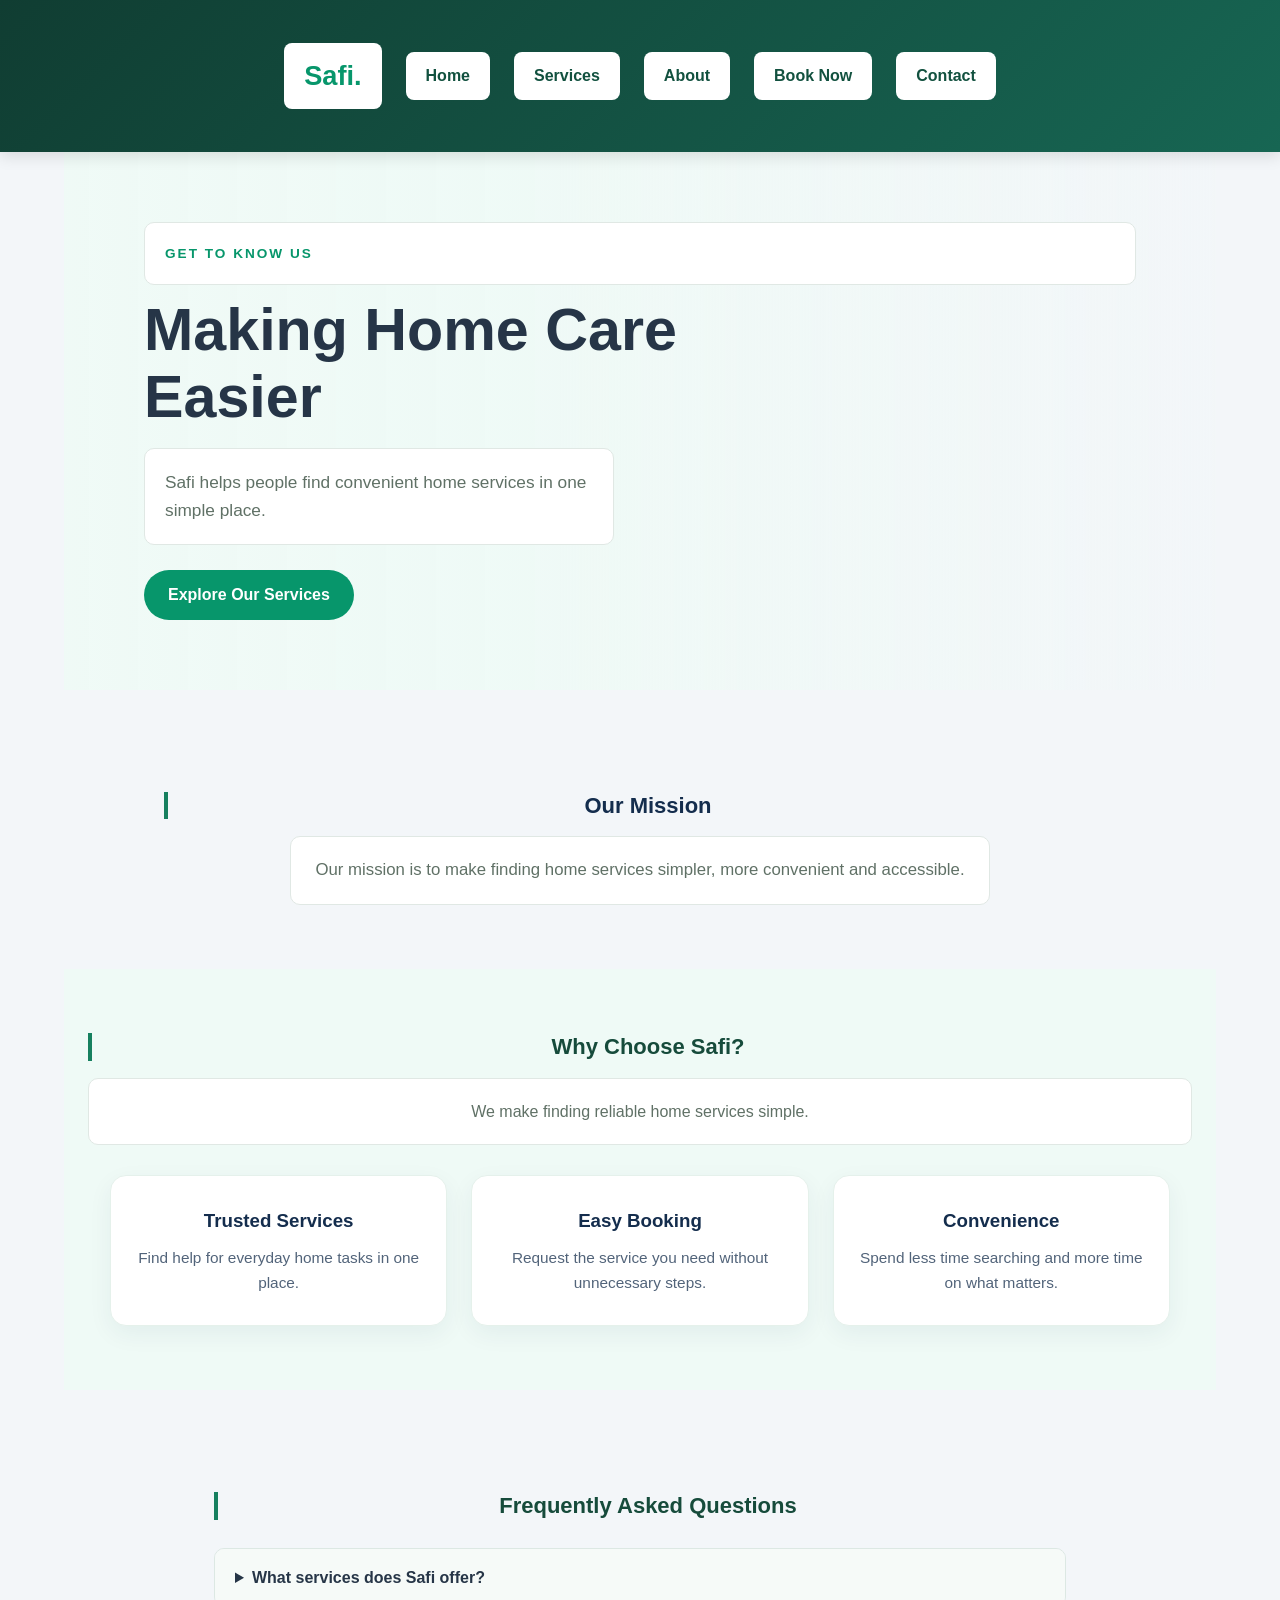
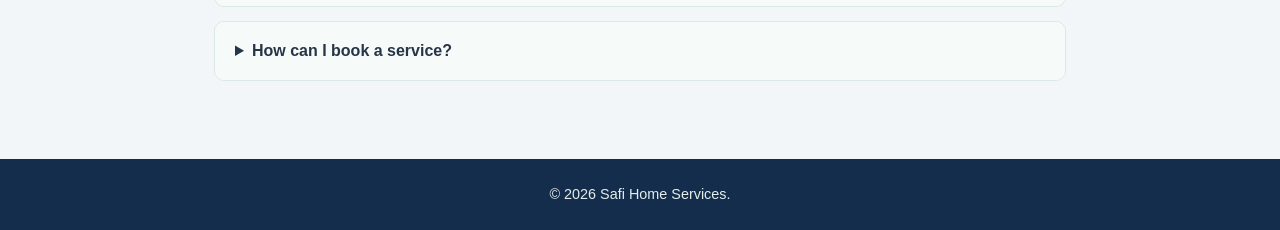
<file: about.html>
<!DOCTYPE html>
<html lang="en">

<head>
    <meta charset="UTF-8">
    <meta name="viewport" content="width=device-width, initial-scale=1.0">
    <title>About Us | Safi</title>
    <link rel="stylesheet" href="styles.css">
</head>

<body>

    <header>
        <nav>
            <a href="index.html">Safi.</a>

            <a href="index.html">Home</a>
            <a href="services.html">Services</a>
            <a href="about.html">About</a>
            <a href="booking.html">Book Now</a>
            <a href="contact.html">Contact</a>
        </nav>
    </header>

    <main>
        <section class="about-hero">
            <p>GET TO KNOW US</p>
            <h1>Making Home Care Easier</h1>
            <p>
                Safi helps people find convenient home services
                in one simple place.
            </p>
            <a href="services.html">Explore Our Services</a>
        </section>

        <section class="about-content">
            <h2>Our Mission</h2>
            <p>
                Our mission is to make finding home services
                simpler, more convenient and accessible.
            </p>
        </section>

        <section class="why-safi">
            <h2>Why Choose Safi?</h2>
            <p class="section-intro">
                We make finding reliable home services simple.
            </p>

            <div class="benefits">
                <article class="benefit-card">
                    <h3>Trusted Services</h3>
                    <p>
                        Find help for everyday home tasks in one place.
                    </p>
                </article>

                <article class="benefit-card">
                    <h3>Easy Booking</h3>
                    <p>
                        Request the service you need without unnecessary steps.
                    </p>
                </article>

                <article class="benefit-card">
                    <h3>Convenience</h3>
                    <p>
                        Spend less time searching and more time on what matters.
                    </p>
                </article>
            </div>
        </section>


        <section class="faq">
            <h2>Frequently Asked Questions</h2>

            <details>
                <summary>What services does Safi offer?</summary>
                <p>Cleaning, plumbing and electrical repairs.</p>
            </details>

            <details>
                <summary>How can I book a service?</summary>
                <p>Visit our booking page and complete the form.</p>
            </details>
        </section>
    </main>

    <footer>
        <p>&copy; 2026 Safi Home Services.</p>
    </footer>

</body>

</html>
</file>
<file: styles.css>
/* ===== 1. GLOBAL SETTINGS ===== */
* {
    margin: 0;
    padding: 0;
    box-sizing: border-box;
}

:root {
    --green: #07966b;
    --dark-green: #087653;
    --navy: #142d4d;
    --light-green: #effaf6;
    --cream: #fffdf8;
    --text: #52647a;
    --white: #ffffff;
}

html {
    scroll-behavior: smooth;
}

body {
    font-family: Arial, Helvetica, sans-serif;
    background: var(--white);
    color: var(--navy);
    line-height: 1.7;
}

a {
    color: inherit;
    text-decoration: none;
}

img {
    display: block;
    max-width: 100%;
}

button,
input,
select,
textarea {
    font: inherit;
}

/* ===== 2. NAVIGATION ===== */
header {
    background: var(--white);
    box-shadow: 0 2px 12px rgba(20, 45, 77, 0.06);
    position: sticky;
    top: 0;
    z-index: 100;
}

nav {
    max-width: 1120px;
    min-height: 76px;
    margin: auto;
    padding: 15px 24px;
    display: flex;
    align-items: center;
    justify-content: space-between;
    gap: 24px;
}

nav a {
    font-weight: 600;
    transition: color 0.2s ease;
}

nav a:hover,
nav a:focus-visible {
    color: var(--green);
}

nav a:first-child {
    color: var(--green);
    font-size: 1.7rem;
    font-weight: 800;
    margin-right: auto;
}

/* ===== 3. PAGE LAYOUT ===== */
main {
    min-height: 60vh;
}

section {
    padding: 64px 24px;
}

section h2 {
    font-size: clamp(1.7rem, 3vw, 2.3rem);
    line-height: 1.25;
    margin-bottom: 16px;
}

section p {
    color: var(--text);
}

/* ===== 4. ABOUT HERO ===== */
.about-hero {
    max-width: none;
    min-height: 360px;
    padding: 70px max(24px, calc((100% - 1120px) / 2));
    background:
        linear-gradient(90deg, rgba(239, 250, 246, 0.98) 0%, rgba(239, 250, 246, 0.94) 43%, rgba(239, 250, 246, 0.08) 100%),
        url("https://images.unsplash.com/photo-1581578731548-c64695cc6952?auto=format&fit=crop&w=1600&q=85") center/cover no-repeat;
}

.about-hero > p:first-child {
    color: var(--green);
    font-size: 0.85rem;
    font-weight: 800;
    letter-spacing: 2px;
    margin-bottom: 12px;
}

.about-hero h1 {
    max-width: 540px;
    font-size: clamp(2.3rem, 5vw, 3.7rem);
    line-height: 1.12;
    margin-bottom: 18px;
}

.about-hero p:nth-of-type(2) {
    max-width: 470px;
    font-size: 1.08rem;
    margin-bottom: 25px;
}

.about-hero a {
    display: inline-block;
    padding: 12px 24px;
    border-radius: 30px;
    background: var(--green);
    color: var(--white);
    font-weight: 700;
    transition: background 0.2s, transform 0.2s;
}

.about-hero a:hover {
    background: var(--dark-green);
    transform: translateY(-2px);
}

/* ===== 5. MISSION ===== */
.about-content {
    max-width: 1000px;
    margin: auto;
    text-align: center;
}

.about-content h2 {
    color: var(--navy);
}

.about-content p {
    max-width: 700px;
    margin: auto;
    font-size: 1.05rem;
}

/* ===== 6. WHY CHOOSE SAFI ===== */
.why-safi {
    background: var(--light-green);
    text-align: center;
}

.section-intro {
    margin-bottom: 30px;
}

.benefits {
    max-width: 1060px;
    margin: 0 auto;
    display: grid;
    grid-template-columns: repeat(3, minmax(0, 1fr));
    gap: 24px;
}

.benefit-card {
    background: var(--white);
    padding: 30px 24px;
    border-radius: 16px;
    box-shadow: 0 8px 24px rgba(20, 45, 77, 0.06);
    border: 1px solid #e5f1eb;
    transition: transform 0.25s, box-shadow 0.25s;
}

.benefit-card:hover {
    transform: translateY(-6px);
    box-shadow: 0 14px 30px rgba(20, 45, 77, 0.12);
}

.benefit-card h3 {
    margin-bottom: 10px;
    color: var(--navy);
}

.benefit-card p {
    font-size: 0.96rem;
}

/* ===== 7. FAQ ===== */
.faq {
    max-width: 900px;
    margin: auto;
}

.faq h2 {
    text-align: center;
    margin-bottom: 28px;
}

.faq details {
    margin-bottom: 14px;
    border: 1px solid #dce8e3;
    border-radius: 10px;
    overflow: hidden;
}

.faq summary {
    padding: 16px 20px;
    background: #f6faf8;
    cursor: pointer;
    font-weight: 700;
}

.faq details[open] summary {
    color: var(--green);
}

.faq details p {
    padding: 16px 20px;
}

/* ===== 8. SHARED CARDS AND BUTTONS ===== */
.service-grid,
.project-grid {
    max-width: 1100px;
    margin: 30px auto;
    display: grid;
    grid-template-columns: repeat(3, minmax(0, 1fr));
    gap: 24px;
}

.service-card,
.project-card {
    background: var(--white);
    border: 1px solid #e2ece7;
    border-radius: 14px;
    overflow: hidden;
    box-shadow: 0 6px 20px rgba(20, 45, 77, 0.06);
    transition: transform 0.2s;
}

.service-card:hover,
.project-card:hover {
    transform: translateY(-4px);
}

.service-card img,
.project-card img {
    width: 100%;
    height: 210px;
    object-fit: cover;
}

.service-card h3,
.project-card h3,
.service-card p,
.project-card p {
    margin: 14px 18px;
}

.btn,
button[type="submit"] {
    display: inline-block;
    padding: 12px 24px;
    background: var(--green);
    color: var(--white);
    border: none;
    border-radius: 30px;
    cursor: pointer;
    font-weight: 700;
    transition: background 0.2s;
}

.btn:hover,
button[type="submit"]:hover {
    background: var(--dark-green);
}

/* ===== 9. FORMS ===== */
form {
    max-width: 650px;
    margin: 25px auto;
    padding: 30px;
    background: var(--white);
    border: 1px solid #e2ece7;
    border-radius: 16px;
    box-shadow: 0 8px 25px rgba(20, 45, 77, 0.06);
}

form label {
    display: block;
    margin: 14px 0 6px;
    font-weight: 700;
}

form input,
form select,
form textarea {
    width: 100%;
    padding: 12px;
    border: 1px solid #cbd8d1;
    border-radius: 8px;
    background: #fff;
    color: var(--navy);
}

form input:focus,
form select:focus,
form textarea:focus {
    outline: 2px solid var(--green);
    outline-offset: 2px;
}

form textarea {
    min-height: 120px;
    resize: vertical;
}

form button {
    margin-top: 20px;
}

/* ===== 10. FOOTER ===== */
footer {
    background: var(--navy);
    color: var(--white);
    text-align: center;
    padding: 24px;
}

footer p {
    color: #e3eee9;
    font-size: 0.9rem;
}

/* ===== 11. ACCESSIBILITY ===== */
a:focus-visible,
button:focus-visible,
summary:focus-visible {
    outline: 3px solid #e5a923;
    outline-offset: 4px;
}

/* ===== 12. RESPONSIVE DESIGN ===== */
@media (max-width: 760px) {
    nav {
        justify-content: center;
        flex-wrap: wrap;
        gap: 12px 20px;
    }

    nav a:first-child {
        width: 100%;
        text-align: center;
        margin-right: 0;
    }

    .about-hero {
        background:
            linear-gradient(rgba(239, 250, 246, 0.91), rgba(239, 250, 246, 0.94)),
            url("https://images.unsplash.com/photo-1581578731548-c64695cc6952?auto=format&fit=crop&w=1000&q=80") center/cover no-repeat;
        padding: 55px 24px;
        text-align: center;
    }

    .about-hero h1,
    .about-hero p:nth-of-type(2) {
        margin-left: auto;
        margin-right: auto;
    }

    section {
        padding: 45px 20px;
    }

    .benefits,
    .service-grid,
    .project-grid {
        grid-template-columns: 1fr;
    }

    form {
        padding: 22px;
    }
}

@media (prefers-reduced-motion: reduce) {
    *,
    *::before,
    *::after {
        scroll-behavior: auto !important;
        transition-duration: 0.01ms !important;
        animation-duration: 0.01ms !important;
    }
}

/* ===== HOMEPAGE ===== */
.home-hero {
    min-height: 480px;
    display: flex;
    align-items: center;
    background:
        linear-gradient(90deg, rgba(239, 250, 246, 0.98) 0%, rgba(239, 250, 246, 0.91) 45%, rgba(239, 250, 246, 0.08) 100%),
        url("https://images.unsplash.com/photo-1600585154340-be6161a56a0c?auto=format&fit=crop&w=1600&q=85") center/cover no-repeat;
}

.hero-content {
    width: 100%;
    max-width: 1120px;
    margin: auto;
    padding: 35px 24px;
}

.eyebrow {
    color: var(--green);
    font-size: 0.82rem;
    font-weight: 800;
    letter-spacing: 2px;
    margin-bottom: 12px;
}

.home-hero h1 {
    max-width: 650px;
    font-size: clamp(2.5rem, 5vw, 4rem);
    line-height: 1.12;
    margin-bottom: 20px;
}

.home-hero .hero-content > p:not(.eyebrow) {
    max-width: 480px;
    margin-bottom: 24px;
}

.hero-actions {
    display: flex;
    align-items: center;
    flex-wrap: wrap;
    gap: 20px;
}

.text-link {
    font-weight: 700;
    color: var(--navy);
}

.text-link:hover {
    color: var(--green);
}

.home-services {
    text-align: center;
    background: var(--white);
}

.home-services .section-intro {
    margin-bottom: 24px;
}

.home-services .service-grid {
    text-align: left;
}

.service-card-content {
    padding: 0 0 20px;
}

.service-card-content p {
    font-size: 0.95rem;
}

.service-card-content a {
    display: inline-block;
    margin: 0 18px;
    color: var(--green);
    font-weight: 700;
}

.home-cta {
    display: flex;
    justify-content: space-between;
    align-items: center;
    flex-wrap: wrap;
    gap: 25px;
    background: var(--light-green);
}

.home-cta h2 {
    margin-bottom: 10px;
}

.home-cta .btn {
    flex-shrink: 0;
}

@media (max-width: 760px) {
    .home-hero {
        min-height: 420px;
        text-align: center;
        background:
            linear-gradient(rgba(239, 250, 246, 0.89), rgba(239, 250, 246, 0.93)),
            url("https://images.unsplash.com/photo-1600585154340-be6161a56a0c?auto=format&fit=crop&w=900&q=80") center/cover no-repeat;
    }

    .hero-actions {
        justify-content: center;
    }

    .home-cta {
        text-align: center;
        justify-content: center;
    }
}

/* ===== SERVICES PAGE ===== */
.services-hero {
    text-align: center;
    background: var(--light-green);
    padding: 75px 24px;
}

.services-hero h1 {
    font-size: clamp(2rem, 4vw, 3.2rem);
    line-height: 1.2;
    margin-bottom: 18px;
}

.services-hero > p:not(.eyebrow) {
    max-width: 650px;
    margin: 0 auto 25px;
}

.services-list {
    background: var(--cream);
}

.services-list .service-grid {
    align-items: stretch;
}

.services-list .service-card {
    scroll-margin-top: 120px;
}

.service-card-content ul {
    padding: 0 18px 12px 38px;
    color: var(--text);
}

.service-card-content li {
    margin-bottom: 6px;
}

@media (max-width: 760px) {
    .services-hero {
        padding: 50px 20px;
    }
}

/* ===== BOOKING PAGE ===== */
.booking-hero {
    text-align: center;
    background: var(--light-green);
    padding: 55px 24px;
}

.booking-hero h1 {
    font-size: clamp(2rem, 4vw, 3rem);
    margin-bottom: 12px;
}

.booking-section {
    background: var(--cream);
}

.booking-layout {
    max-width: 1100px;
    margin: auto;
    display: grid;
    grid-template-columns: 0.85fr 1.15fr;
    gap: 40px;
    align-items: start;
}

.booking-info {
    padding: 25px 0;
}

.booking-info h2 {
    font-size: 2rem;
    line-height: 1.3;
    margin-bottom: 15px;
}

.booking-info img {
    width: 100%;
    height: 260px;
    object-fit: cover;
    border-radius: 14px;
    margin: 24px 0;
}

.booking-info ul {
    padding-left: 22px;
    margin-top: 12px;
    color: var(--text);
}

.booking-info li {
    margin-bottom: 10px;
}

.booking-layout form {
    width: 100%;
    margin: 0;
}

.booking-layout form h2 {
    margin-bottom: 20px;
}

#bookingMessage {
    margin-top: 15px;
    font-weight: 600;
}

@media (max-width: 760px) {
    .booking-layout {
        grid-template-columns: 1fr;
        gap: 20px;
    }

    .booking-info {
        padding-top: 0;
    }
}

/* ===== CONTACT PAGE ===== */
.contact-hero {
    text-align: center;
    background: var(--light-green);
    padding: 60px 24px;
}

.contact-hero h1 {
    font-size: clamp(2rem, 4vw, 3rem);
    margin-bottom: 12px;
}

.contact-section {
    background: var(--cream);
}

.contact-layout {
    max-width: 1100px;
    margin: auto;
    display: grid;
    grid-template-columns: 0.9fr 1.1fr;
    gap: 40px;
    align-items: start;
}

.contact-info {
    padding-top: 20px;
}

.contact-info > p {
    margin-bottom: 25px;
}

.contact-card {
    display: flex;
    align-items: center;
    gap: 16px;
    padding: 18px;
    margin-bottom: 15px;
    background: var(--white);
    border: 1px solid #e2ece7;
    border-radius: 12px;
}

.contact-icon {
    width: 46px;
    height: 46px;
    flex-shrink: 0;
    display: grid;
    place-items: center;
    background: var(--light-green);
    color: var(--green);
    border-radius: 50%;
    font-size: 1.5rem;
}

.contact-card h3 {
    margin-bottom: 4px;
}

.contact-card p {
    font-size: 0.9rem;
}

.contact-info img {
    width: 100%;
    height: 220px;
    object-fit: cover;
    border-radius: 14px;
    margin-top: 20px;
}

.contact-layout form {
    width: 100%;
    margin: 0;
}

.contact-layout form h2 {
    margin-bottom: 20px;
}

#contactMessage {
    margin-top: 15px;
    font-weight: 600;
}

@media (max-width: 760px) {
    .contact-layout {
        grid-template-columns: 1fr;
        gap: 25px;
    }
}


/* =================================
   SAFI ADMIN DASHBOARD
================================= */

* {
    box-sizing: border-box;
}

body {
    margin: 0;
    font-family: Arial, Helvetica, sans-serif;
    background: #f3f6f9;
    color: #263547;
    line-height: 1.6;
}

/* HEADER */

header {
    background: linear-gradient(135deg, #103d32, #176653);
    color: white;
    padding: 28px 5%;
    display: flex;
    justify-content: space-between;
    align-items: center;
    gap: 20px;
    flex-wrap: wrap;
    box-shadow: 0 4px 15px rgba(0, 0, 0, 0.12);
}

header h1 {
    margin: 0;
    font-size: 28px;
    letter-spacing: 0.4px;
}

header p {
    margin: 7px 0 0;
    color: #d5e9e1;
}

header a {
    background: white;
    color: #12513f;
    padding: 11px 20px;
    border-radius: 8px;
    text-decoration: none;
    font-weight: bold;
    transition: 0.3s ease;
}

header a:hover {
    background: #dceee6;
    transform: translateY(-2px);
}

/* SUMMARY CARDS */

.summary {
    width: 90%;
    max-width: 1200px;
    margin: 35px auto;
    display: grid;
    grid-template-columns: repeat(2, minmax(0, 1fr));
    gap: 25px;
}

.card {
    background: white;
    padding: 27px;
    border-radius: 14px;
    border: 1px solid #e2e9e6;
    border-left: 5px solid #16805f;
    box-shadow: 0 5px 18px rgba(26, 54, 45, 0.07);
    transition: transform 0.25s ease, box-shadow 0.25s ease;
}

.card:hover {
    transform: translateY(-4px);
    box-shadow: 0 10px 25px rgba(26, 54, 45, 0.12);
}

.card h2 {
    margin: 0;
    color: #607166;
    font-size: 17px;
    font-weight: 600;
}

.card .number {
    margin: 12px 0 0;
    color: #126047;
    font-size: 42px;
    font-weight: bold;
    line-height: 1.2;
}

/* CONTENT SECTIONS */

section {
    width: 90%;
    max-width: 1200px;
    margin: 0 auto 38px;
}

section > h2 {
    color: #164b3b;
    font-size: 22px;
    margin: 0 0 17px;
    padding-left: 12px;
    border-left: 4px solid #16805f;
}

/* TABLE CONTAINER */

.table-wrap {
    width: 100%;
    overflow-x: auto;
    background: white;
    border-radius: 12px;
    border: 1px solid #e0e8e4;
    box-shadow: 0 5px 18px rgba(26, 54, 45, 0.06);
}

/* TABLES */

table {
    width: 100%;
    min-width: 650px;
    border-collapse: collapse;
    background: white;
}

thead {
    background: #164b3b;
    color: white;
}

th {
    padding: 16px;
    text-align: left;
    font-size: 13px;
    text-transform: uppercase;
    letter-spacing: 0.5px;
    white-space: nowrap;
}

td {
    padding: 15px 16px;
    text-align: left;
    border-bottom: 1px solid #e9efec;
    font-size: 14px;
    overflow-wrap: anywhere;
    max-width: 300px;
}

tbody tr:nth-child(even) {
    background: #f7faf8;
}

tbody tr:hover {
    background: #eaf5ef;
}

tbody tr:last-child td {
    border-bottom: none;
}

/* EMPTY MESSAGES */

section > p {
    background: white;
    color: #607166;
    padding: 20px;
    border-radius: 10px;
    border: 1px solid #e0e8e4;
}

/* RESPONSIVE DESIGN */

@media (max-width: 700px) {
    header {
        padding: 22px 5%;
    }

    header h1 {
        font-size: 23px;
    }

    .summary {
        width: 90%;
        grid-template-columns: 1fr;
        gap: 17px;
        margin: 25px auto;
    }

    .card {
        padding: 22px;
    }

    .card .number {
        font-size: 35px;
    }

    section {
        width: 90%;
        margin-bottom: 28px;
    }

    section > h2 {
        font-size: 19px;
    }
}

/* SAFI admin login */
.admin-login {
    width: min(90%, 420px);
    margin: 60px auto;
    padding: 30px;
    background: #ffffff;
    border-radius: 12px;
    box-shadow: 0 4px 20px rgba(0, 0, 0, 0.1);
}

.admin-login h1 {
    margin-top: 0;
    color: #174c3c;
}

.admin-login form {
    display: flex;
    flex-direction: column;
    gap: 12px;
}

.admin-login input {
    width: 100%;
    box-sizing: border-box;
    padding: 12px;
    border: 1px solid #cccccc;
    border-radius: 6px;
    font: inherit;
}

.admin-login button {
    padding: 12px;
    border: none;
    border-radius: 6px;
    background: #174c3c;
    color: white;
    font: inherit;
    cursor: pointer;
}

.admin-login button:hover {
    background: #0e352a;
}

.admin-login a {
    color: #174c3c;
}

.error-message {
    color: #b42318;
    background: #fff0ef;
    padding: 10px;
    border-radius: 6px;
}
</file>
